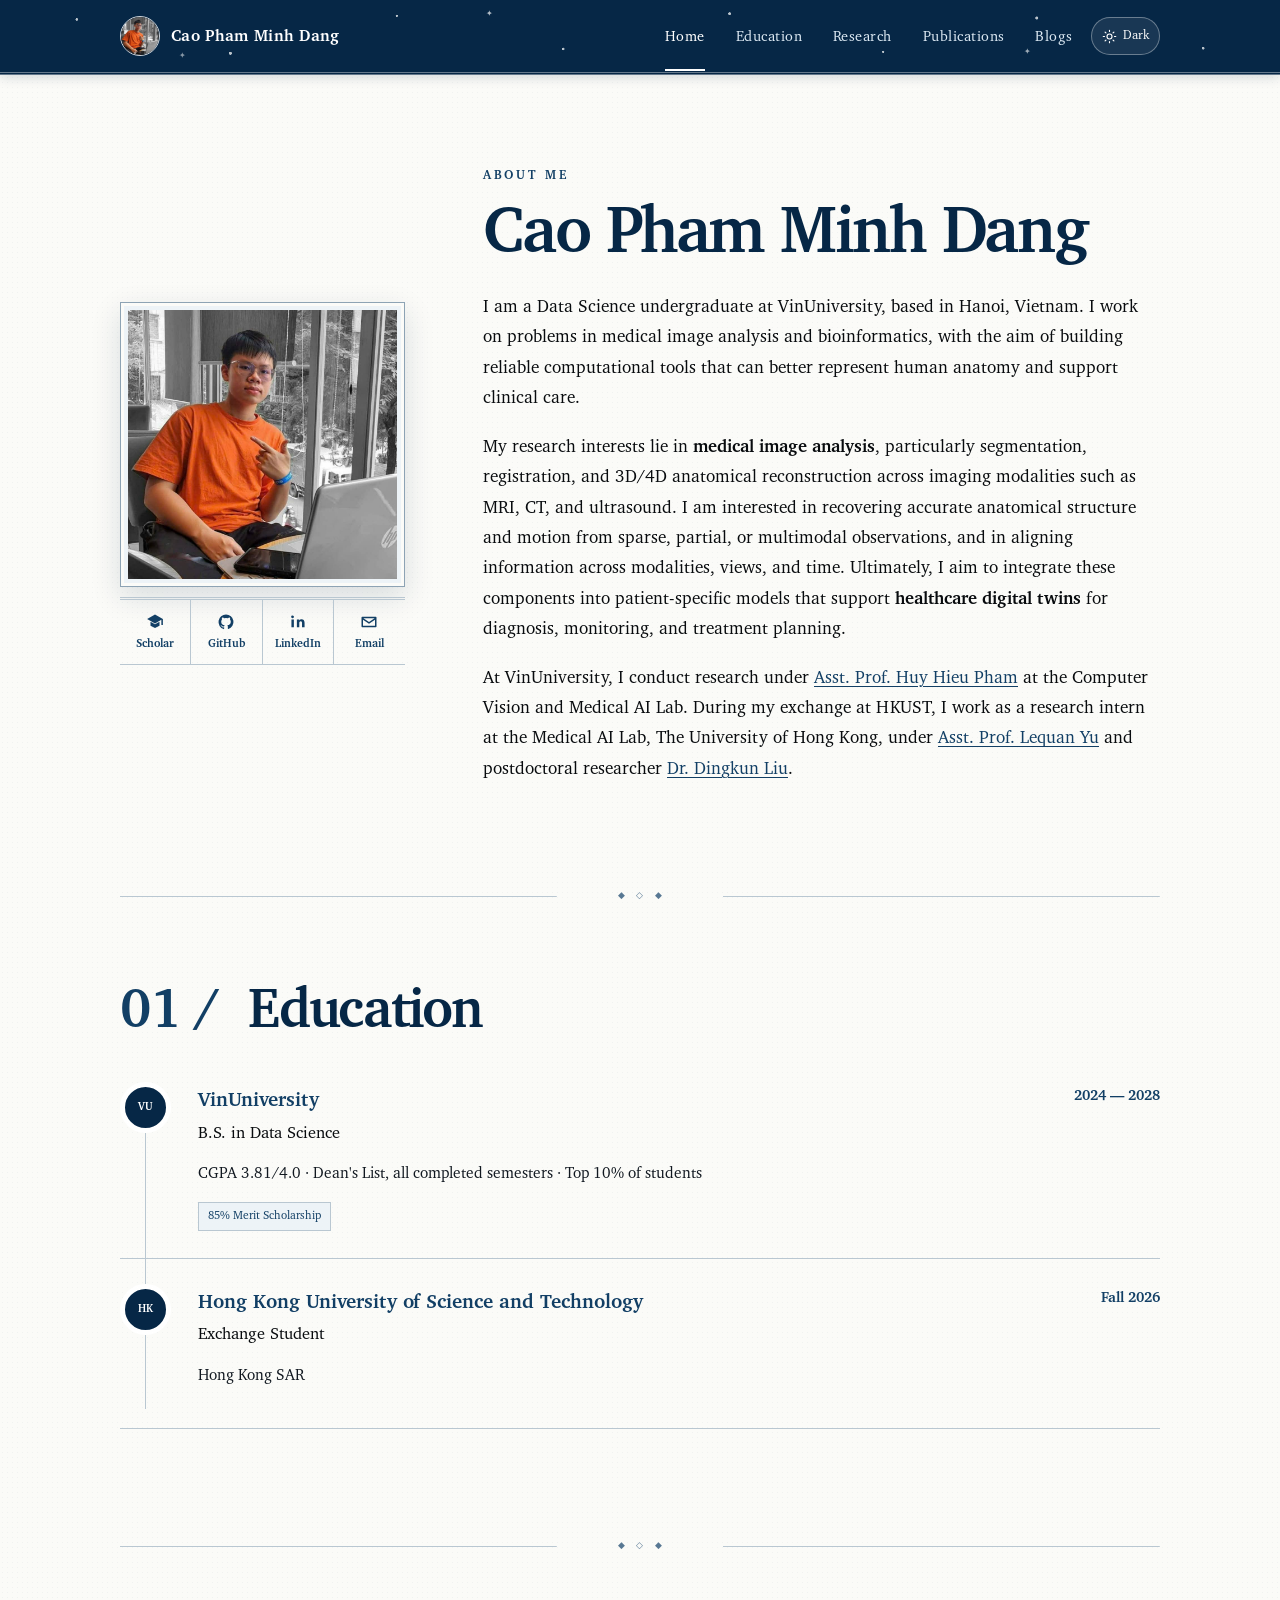
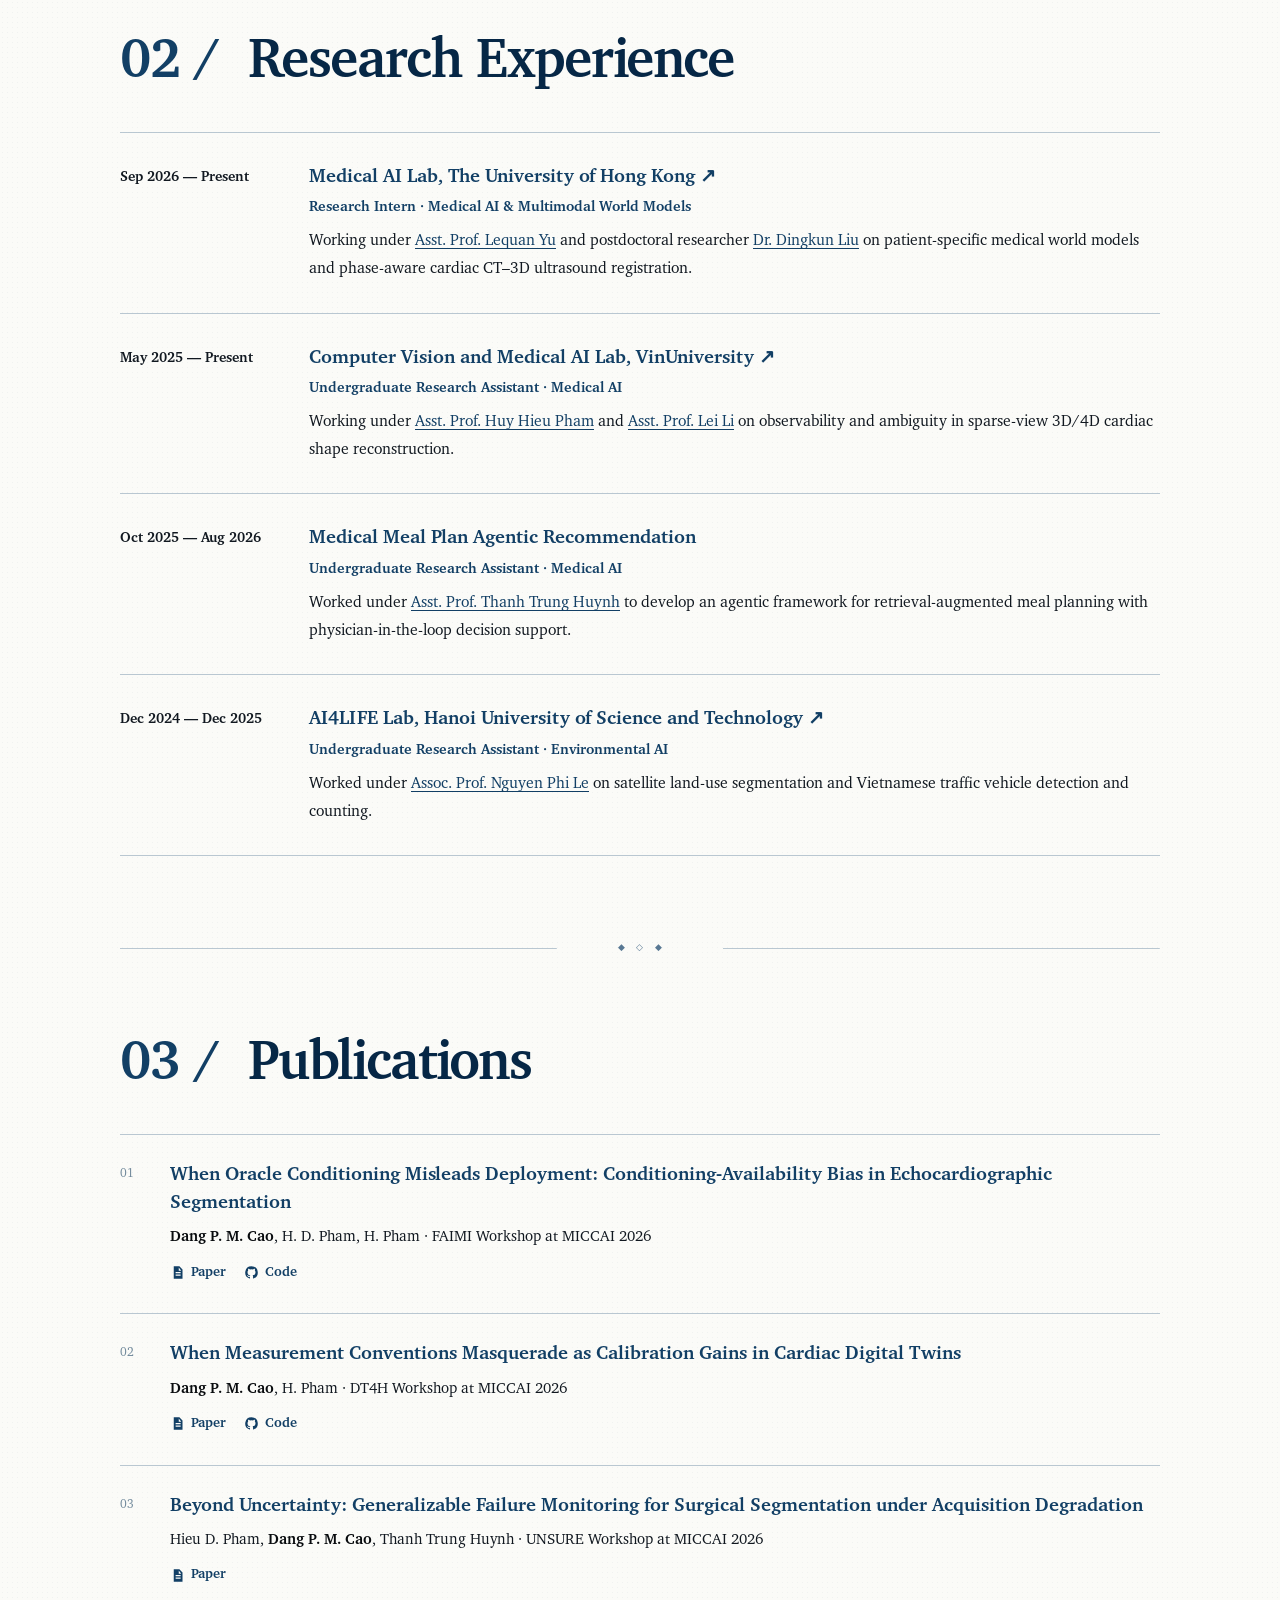
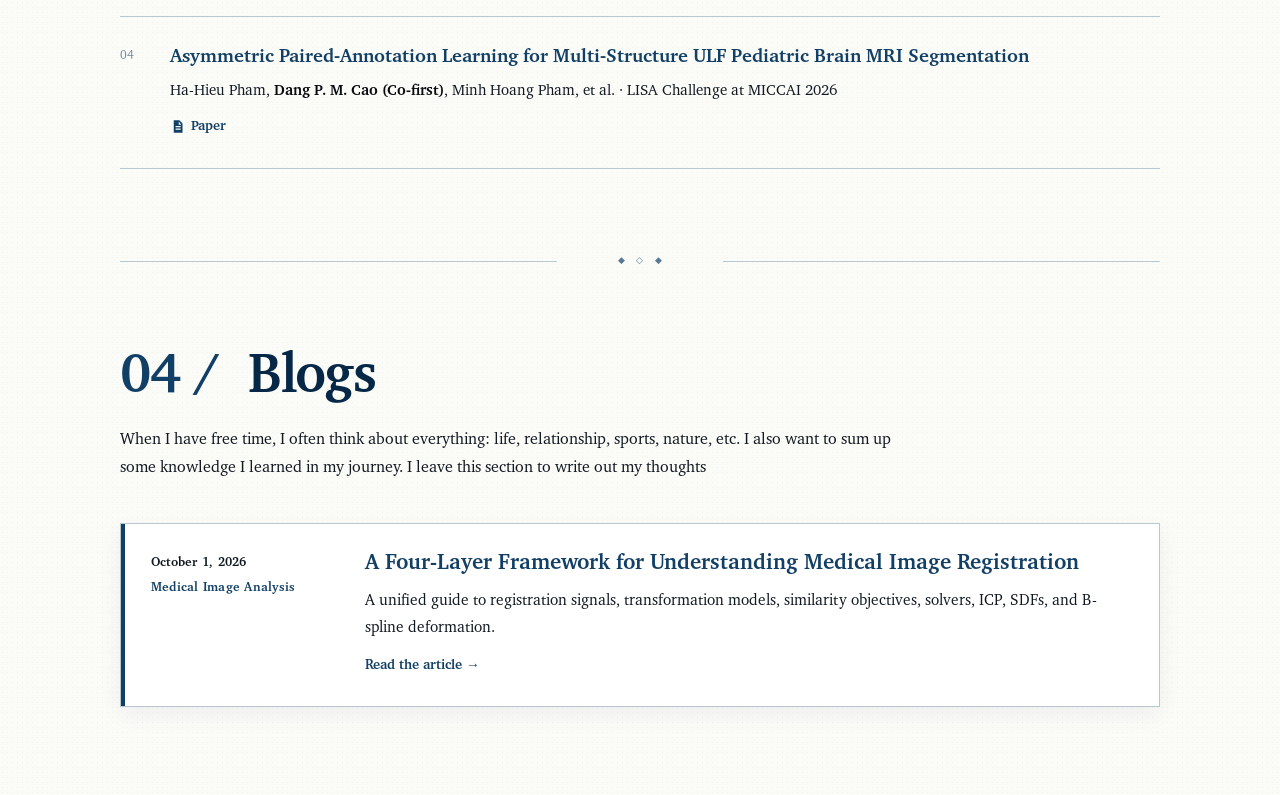
<file: index.html>
<!doctype html>
<html lang="en">
<head>
  <meta charset="utf-8">
  <meta name="viewport" content="width=device-width, initial-scale=1">
  <meta name="description" content="Personal website of Cao Pham Minh Dang, a data science student and medical AI researcher.">
  <title>Cao Pham Minh Dang</title>
  <link rel="icon" href="img/book-logo.svg" type="image/svg+xml">
  <link rel="preload" href="fonts/XCharter-Roman.woff" as="font" type="font/woff" crossorigin>
  <link rel="preload" href="fonts/XCharter-Bold.woff" as="font" type="font/woff" crossorigin>
  <link rel="stylesheet" href="styles.css">
</head>
<body>
  <header class="site-header">
    <nav class="nav shell" aria-label="Main navigation">
      <a class="identity" href="#home" aria-label="Cao Pham Minh Dang — home">
        <img src="img/FB_IMG_1734459189949.jpg" alt="Cao Pham Minh Dang" width="40" height="40">
        <span>Cao Pham Minh Dang</span>
      </a>
      <div class="nav-actions">
        <div class="nav-links" id="nav-links">
          <a class="active" href="#home">Home</a>
          <a href="#education">Education</a>
          <a href="#research">Research</a>
          <a href="#publications">Publications</a>
          <a href="#blogs">Blogs</a>
        </div>
        <button class="menu-button" type="button" aria-expanded="false" aria-controls="nav-links">
          <span></span><span></span><span></span><span class="sr-only">Open menu</span>
        </button>
        <button class="theme-toggle" type="button" aria-label="Switch to dark mode" aria-pressed="false">
          <svg class="sun-icon" viewBox="0 0 24 24" aria-hidden="true"><circle cx="12" cy="12" r="4"/><path d="M12 2v2M12 20v2M4.93 4.93l1.42 1.42M17.65 17.65l1.42 1.42M2 12h2M20 12h2M4.93 19.07l1.42-1.42M17.65 6.35l1.42-1.42"/></svg>
          <svg class="moon-icon" viewBox="0 0 24 24" aria-hidden="true"><path d="M20.5 14.2A8.5 8.5 0 0 1 9.8 3.5 8.5 8.5 0 1 0 20.5 14.2Z"/></svg>
          <span class="theme-label">Dark</span>
        </button>
      </div>
    </nav>
  </header>

  <main>
    <section class="hero shell" id="home">
      <div class="profile-column">
        <figure class="portrait">
          <img src="img/FB_IMG_1734459189949.jpg" alt="Portrait of Cao Pham Minh Dang" width="960" height="960">
        </figure>
        <div class="contact-links" aria-label="Contact links">
          <a href="https://scholar.google.com/citations?user=pt-eC-8AAAAJ&amp;hl=en" target="_blank" rel="noreferrer" aria-label="Google Scholar">
            <svg viewBox="0 0 24 24" aria-hidden="true"><path d="M12 2 1.5 8 12 14l8.5-4.86V16h2V8L12 2Zm-6 9.7V17l6 3 6-3v-5.3L12 15l-6-3.3Z"/></svg><span>Scholar</span>
          </a>
          <a href="https://github.com/minhdang050806" target="_blank" rel="noreferrer" aria-label="GitHub">
            <svg viewBox="0 0 24 24" aria-hidden="true"><path d="M12 2a10 10 0 0 0-3.16 19.49c.5.09.68-.22.68-.48v-1.87c-2.78.6-3.37-1.18-3.37-1.18-.45-1.16-1.11-1.47-1.11-1.47-.91-.62.07-.61.07-.61 1 .07 1.53 1.03 1.53 1.03.9 1.53 2.34 1.09 2.91.83.09-.65.35-1.09.64-1.34-2.22-.25-4.55-1.11-4.55-4.94 0-1.09.39-1.98 1.03-2.68-.1-.25-.45-1.27.1-2.64 0 0 .84-.27 2.75 1.02A9.58 9.58 0 0 1 12 6.82a9.6 9.6 0 0 1 2.5.34c1.91-1.29 2.75-1.02 2.75-1.02.55 1.37.2 2.39.1 2.64.64.7 1.03 1.59 1.03 2.68 0 3.84-2.34 4.68-4.57 4.93.36.31.68.92.68 1.86V21c0 .27.18.58.69.48A10 10 0 0 0 12 2Z"/></svg><span>GitHub</span>
          </a>
          <a href="https://www.linkedin.com/in/cphmdang/" target="_blank" rel="noreferrer" aria-label="LinkedIn">
            <svg viewBox="0 0 24 24" aria-hidden="true"><path d="M6.5 8.5H3.25V19H6.5V8.5ZM4.88 3.25A1.88 1.88 0 1 0 4.88 7a1.88 1.88 0 0 0 0-3.75ZM20.75 13c0-3.16-1.69-4.63-3.94-4.63a3.4 3.4 0 0 0-3.09 1.7V8.5H10.5V19h3.22v-5.2c0-1.37.26-2.7 1.96-2.7 1.68 0 1.7 1.57 1.7 2.79V19h3.37v-6Z"/></svg><span>LinkedIn</span>
          </a>
          <a href="mailto:24dang.cpm@vinuni.edu.vn" aria-label="Email">
            <svg viewBox="0 0 24 24" aria-hidden="true"><path d="M3 5h18a1 1 0 0 1 1 1v12a1 1 0 0 1-1 1H3a1 1 0 0 1-1-1V6a1 1 0 0 1 1-1Zm9 7 7.5-5h-15L12 12Zm0 2.4L4 9.07V17h16V9.07l-8 5.33Z"/></svg><span>Email</span>
          </a>
        </div>
      </div>
      <div class="hero-copy">
        <p class="eyebrow">ABOUT ME</p>
        <h1>Cao Pham Minh Dang</h1>
        <p>I am a Data Science undergraduate at VinUniversity, based in Hanoi, Vietnam. I work on problems in medical image analysis and bioinformatics, with the aim of building reliable computational tools that can better represent human anatomy and support clinical care.</p>
        <p>My research interests lie in <strong>medical image analysis</strong>, particularly segmentation, registration, and 3D/4D anatomical reconstruction across imaging modalities such as MRI, CT, and ultrasound. I am interested in recovering accurate anatomical structure and motion from sparse, partial, or multimodal observations, and in aligning information across modalities, views, and time. Ultimately, I aim to integrate these components into patient-specific models that support <strong>healthcare digital twins</strong> for diagnosis, monitoring, and treatment planning.</p>
        <p>At VinUniversity, I conduct research under <a class="text-link" href="https://vinuni.edu.vn/vi/people/ts-pham-huy-hieu/" target="_blank" rel="noreferrer">Asst. Prof. Huy Hieu Pham</a> at the Computer Vision and Medical AI Lab. During my exchange at HKUST, I work as a research intern at the Medical AI Lab, The University of Hong Kong, under <a class="text-link" href="https://yulequan.github.io/" target="_blank" rel="noreferrer">Asst. Prof. Lequan Yu</a> and postdoctoral researcher <a class="text-link" href="https://scholar.google.com/citations?user=PqeKHIAAAAAJ&amp;hl=zh-CN" target="_blank" rel="noreferrer">Dr. Dingkun Liu</a>.</p>
      </div>
    </section>

    <section class="section shell" id="education">
      <div class="section-heading">
        <h2><span>01 /</span> Education</h2>
      </div>
      <div class="timeline">
        <article class="timeline-item">
          <div class="timeline-marker">VU</div>
          <div class="timeline-content">
            <div class="timeline-top"><div><h3>VinUniversity</h3><p>B.S. in Data Science</p></div><time>2024 — 2028</time></div>
            <p class="detail">CGPA 3.81/4.0 · Dean's List, all completed semesters · Top 10% of students</p>
            <span class="tag">85% Merit Scholarship</span>
          </div>
        </article>
        <article class="timeline-item">
          <div class="timeline-marker">HK</div>
          <div class="timeline-content">
            <div class="timeline-top"><div><h3>Hong Kong University of Science and Technology</h3><p>Exchange Student</p></div><time>Fall 2026</time></div>
            <p class="detail">Hong Kong SAR</p>
          </div>
        </article>
      </div>
    </section>

    <section class="section shell" id="research">
      <div class="section-heading">
        <h2><span>02 /</span> Research Experience</h2>
      </div>
      <div class="experience-list">
        <article class="experience">
          <div class="experience-date">Sep 2026 — Present</div>
          <div class="experience-body">
            <h3><a href="https://hku-medai.github.io/" target="_blank" rel="noreferrer">Medical AI Lab, The University of Hong Kong ↗</a></h3>
            <p class="experience-role">Research Intern · Medical AI &amp; Multimodal World Models</p>
            <p>Working under <a class="text-link" href="https://yulequan.github.io/" target="_blank" rel="noreferrer">Asst. Prof. Lequan Yu</a> and postdoctoral researcher <a class="text-link" href="https://scholar.google.com/citations?user=PqeKHIAAAAAJ&amp;hl=zh-CN" target="_blank" rel="noreferrer">Dr. Dingkun Liu</a> on patient-specific medical world models and phase-aware cardiac CT–3D ultrasound registration.</p>
          </div>
        </article>
        <article class="experience">
          <div class="experience-date">May 2025 — Present</div>
          <div class="experience-body">
            <h3><a href="https://cvlab.vinuni.edu.vn/" target="_blank" rel="noreferrer">Computer Vision and Medical AI Lab, VinUniversity ↗</a></h3>
            <p class="experience-role">Undergraduate Research Assistant · Medical AI</p>
            <p>Working under <a class="text-link" href="https://vinuni.edu.vn/vi/people/ts-pham-huy-hieu/" target="_blank" rel="noreferrer">Asst. Prof. Huy Hieu Pham</a> and <a class="text-link" href="https://scholar.google.com/citations?hl=en&amp;user=--CYiuwAAAAJ" target="_blank" rel="noreferrer">Asst. Prof. Lei Li</a> on observability and ambiguity in sparse-view 3D/4D cardiac shape reconstruction.</p>
          </div>
        </article>
        <article class="experience">
          <div class="experience-date">Oct 2025 — Aug 2026</div>
          <div class="experience-body">
            <h3>Medical Meal Plan Agentic Recommendation</h3>
            <p class="experience-role">Undergraduate Research Assistant · Medical AI</p>
            <p>Worked under <a class="text-link" href="https://vinuni.edu.vn/people/huynh-thanh-trung/" target="_blank" rel="noreferrer">Asst. Prof. Thanh Trung Huynh</a> to develop an agentic framework for retrieval-augmented meal planning with physician-in-the-loop decision support.</p>
          </div>
        </article>
        <article class="experience">
          <div class="experience-date">Dec 2024 — Dec 2025</div>
          <div class="experience-body">
            <h3><a href="https://ai4life.hust.edu.vn/" target="_blank" rel="noreferrer">AI4LIFE Lab, Hanoi University of Science and Technology ↗</a></h3>
            <p class="experience-role">Undergraduate Research Assistant · Environmental AI</p>
            <p>Worked under <a class="text-link" href="https://soict.hust.edu.vn/pgs-ts-nguyen-phi-le.html" target="_blank" rel="noreferrer">Assoc. Prof. Nguyen Phi Le</a> on satellite land-use segmentation and Vietnamese traffic vehicle detection and counting.</p>
          </div>
        </article>
      </div>
    </section>

    <section class="section shell" id="publications">
      <div class="section-heading">
        <h2><span>03 /</span> Publications</h2>
      </div>
      <div class="publication-list">
        <article class="publication">
          <span class="pub-index">01</span>
          <div><h3>When Oracle Conditioning Misleads Deployment: Conditioning-Availability Bias in Echocardiographic Segmentation</h3><p><strong>Dang P. M. Cao</strong>, H. D. Pham, H. Pham · FAIMI Workshop at MICCAI 2026</p><div class="pub-links"><a href="https://arxiv.org/abs/2608.03342" target="_blank" rel="noreferrer"><svg viewBox="0 0 24 24" aria-hidden="true"><path d="M6 2h9l5 5v15H6V2Zm8 2v5h4l-4-5ZM9 13h8v-2H9v2Zm0 4h8v-2H9v2Z"/></svg><span>Paper</span></a><a href="https://github.com/minhdang050806/Oracle-Conditioning-Bias-in-Echocardiographic-Segmentation" target="_blank" rel="noreferrer"><svg viewBox="0 0 24 24" aria-hidden="true"><path d="M12 2a10 10 0 0 0-3.16 19.49c.5.09.68-.22.68-.48v-1.87c-2.78.6-3.37-1.18-3.37-1.18-.45-1.16-1.11-1.47-1.11-1.47-.91-.62.07-.61.07-.61 1 .07 1.53 1.03 1.53 1.03.9 1.53 2.34 1.09 2.91.83.09-.65.35-1.09.64-1.34-2.22-.25-4.55-1.11-4.55-4.94 0-1.09.39-1.98 1.03-2.68-.1-.25-.45-1.27.1-2.64 0 0 .84-.27 2.75 1.02A9.58 9.58 0 0 1 12 6.82a9.6 9.6 0 0 1 2.5.34c1.91-1.29 2.75-1.02 2.75-1.02.55 1.37.2 2.39.1 2.64.64.7 1.03 1.59 1.03 2.68 0 3.84-2.34 4.68-4.57 4.93.36.31.68.92.68 1.86V21c0 .27.18.58.69.48A10 10 0 0 0 12 2Z"/></svg><span>Code</span></a></div></div>
        </article>
        <article class="publication">
          <span class="pub-index">02</span>
          <div><h3>When Measurement Conventions Masquerade as Calibration Gains in Cardiac Digital Twins</h3><p><strong>Dang P. M. Cao</strong>, H. Pham · DT4H Workshop at MICCAI 2026</p><div class="pub-links"><a href="https://arxiv.org/abs/2608.01602" target="_blank" rel="noreferrer"><svg viewBox="0 0 24 24" aria-hidden="true"><path d="M6 2h9l5 5v15H6V2Zm8 2v5h4l-4-5ZM9 13h8v-2H9v2Zm0 4h8v-2H9v2Z"/></svg><span>Paper</span></a><a href="https://github.com/minhdang050806/Ejection-Fraction-Bias-in-Cardiac-Digital-Twin" target="_blank" rel="noreferrer"><svg viewBox="0 0 24 24" aria-hidden="true"><path d="M12 2a10 10 0 0 0-3.16 19.49c.5.09.68-.22.68-.48v-1.87c-2.78.6-3.37-1.18-3.37-1.18-.45-1.16-1.11-1.47-1.11-1.47-.91-.62.07-.61.07-.61 1 .07 1.53 1.03 1.53 1.03.9 1.53 2.34 1.09 2.91.83.09-.65.35-1.09.64-1.34-2.22-.25-4.55-1.11-4.55-4.94 0-1.09.39-1.98 1.03-2.68-.1-.25-.45-1.27.1-2.64 0 0 .84-.27 2.75 1.02A9.58 9.58 0 0 1 12 6.82a9.6 9.6 0 0 1 2.5.34c1.91-1.29 2.75-1.02 2.75-1.02.55 1.37.2 2.39.1 2.64.64.7 1.03 1.59 1.03 2.68 0 3.84-2.34 4.68-4.57 4.93.36.31.68.92.68 1.86V21c0 .27.18.58.69.48A10 10 0 0 0 12 2Z"/></svg><span>Code</span></a></div></div>
        </article>
        <article class="publication">
          <span class="pub-index">03</span>
          <div><h3>Beyond Uncertainty: Generalizable Failure Monitoring for Surgical Segmentation under Acquisition Degradation</h3><p>Hieu D. Pham, <strong>Dang P. M. Cao</strong>, Thanh Trung Huynh · UNSURE Workshop at MICCAI 2026</p><div class="pub-links"><a href="https://arxiv.org/pdf/2608.16748" target="_blank" rel="noreferrer"><svg viewBox="0 0 24 24" aria-hidden="true"><path d="M6 2h9l5 5v15H6V2Zm8 2v5h4l-4-5ZM9 13h8v-2H9v2Zm0 4h8v-2H9v2Z"/></svg><span>Paper</span></a></div></div>
        </article>
        <article class="publication">
          <span class="pub-index">04</span>
          <div><h3>Asymmetric Paired-Annotation Learning for Multi-Structure ULF Pediatric Brain MRI Segmentation</h3><p>Ha-Hieu Pham, <strong>Dang P. M. Cao (Co-first)</strong>, Minh Hoang Pham, et al. · LISA Challenge at MICCAI 2026</p><div class="pub-links"><a href="https://arxiv.org/pdf/2609.02210" target="_blank" rel="noreferrer"><svg viewBox="0 0 24 24" aria-hidden="true"><path d="M6 2h9l5 5v15H6V2Zm8 2v5h4l-4-5ZM9 13h8v-2H9v2Zm0 4h8v-2H9v2Z"/></svg><span>Paper</span></a></div></div>
        </article>
      </div>
    </section>

    <section class="section blogs shell" id="blogs">
      <div class="section-heading">
        <h2><span>04 /</span> Blogs</h2>
        <p class="blog-note">When I have free time, I often think about everything: life, relationship, sports, nature, etc. I also want to sum up some knowledge I learned in my journey. I leave this section to write out my thoughts</p>
      </div>
      <div class="posts" aria-label="Blog posts">
        <article class="blog-post-card">
          <div class="blog-post-meta">
            <time datetime="2026-10-01">October 1, 2026</time>
            <span>Medical Image Analysis</span>
          </div>
          <h3><a href="medical-image-registration.html">A Four-Layer Framework for Understanding Medical Image Registration</a></h3>
          <p>A unified guide to registration signals, transformation models, similarity objectives, solvers, ICP, SDFs, and B-spline deformation.</p>
          <a class="read-more" href="medical-image-registration.html">Read the article <span aria-hidden="true">→</span></a>
        </article>
      </div>
    </section>
  </main>
  <script src="script.js"></script>
</body>
</html>
</file>
<file: styles.css>
@font-face { font-family:"XCharter"; src:url("fonts/XCharter-Roman.woff") format("woff"); font-weight:400; font-style:normal; font-display:swap; }
@font-face { font-family:"XCharter"; src:url("fonts/XCharter-Italic.woff") format("woff"); font-weight:400; font-style:italic; font-display:swap; }
@font-face { font-family:"XCharter"; src:url("fonts/XCharter-Bold.woff") format("woff"); font-weight:700; font-style:normal; font-display:swap; }
@font-face { font-family:"XCharter"; src:url("fonts/XCharter-BoldItalic.woff") format("woff"); font-weight:700; font-style:italic; font-display:swap; }
:root { color-scheme:light; --page-width:1040px; --page-gutter:24px; --navy:#062746; --header:#062746; --heading:#062746; --blue:#123f65; --ink:#080b0e; --muted:#111820; --line:#b9c7d1; --soft:#edf3f7; --white:#fff; --paper:#fbfbf8; --accent:#587893; --grain:rgba(18,63,101,.045); }
:root[data-theme="dark"] { color-scheme:dark; --navy:#0b3457; --header:#041a2d; --heading:#9fd6ff; --blue:#75b9e8; --ink:#f1f5f8; --muted:#ccd7df; --line:#3b5264; --soft:#142736; --white:#0e1c27; --paper:#0b1721; --accent:#79b6dd; --grain:rgba(169,211,240,.035); }
* { box-sizing:border-box; }
html { scroll-padding-top:82px; scroll-behavior:smooth; }
body { margin:0; color:var(--ink); background-color:var(--paper); background-image:radial-gradient(var(--grain) .65px,transparent .65px); background-size:5px 5px; font-family:"XCharter","Charter","Bitstream Charter","Charis SIL",Georgia,serif; font-size:17px; line-height:1.76; font-weight:400; text-rendering:optimizeLegibility; font-kerning:normal; transition:color .25s ease,background-color .25s ease; }
a { color:inherit; text-decoration:none; }
.shell { width:calc(100% - var(--page-gutter) - var(--page-gutter)); max-width:var(--page-width); margin-inline:auto; }
.sr-only { position:absolute; width:1px; height:1px; padding:0; overflow:hidden; clip:rect(0,0,0,0); white-space:nowrap; border:0; }
.site-header { position:sticky; top:0; z-index:20; overflow:visible; background:var(--header); border-bottom:3px double rgba(255,255,255,.38); box-shadow:0 2px 12px rgba(6,39,70,.16); }
.site-header::before {
  content:"";
  position:absolute;
  inset:0;
  pointer-events:none;
  opacity:.72;
  background-image:
    radial-gradient(circle at 6% 27%,#fff 0 1px,transparent 1.6px),
    radial-gradient(circle at 18% 74%,#fff 0 1.2px,transparent 1.8px),
    radial-gradient(circle at 31% 22%,#fff 0 .8px,transparent 1.4px),
    radial-gradient(circle at 44% 68%,#fff 0 1px,transparent 1.6px),
    radial-gradient(circle at 57% 19%,#fff 0 1.1px,transparent 1.7px),
    radial-gradient(circle at 69% 72%,#fff 0 .8px,transparent 1.4px),
    radial-gradient(circle at 81% 25%,#fff 0 1.2px,transparent 1.8px),
    radial-gradient(circle at 94% 67%,#fff 0 1px,transparent 1.6px);
}
.site-header::after {
  content:"✦";
  position:absolute;
  top:7px;
  left:38%;
  pointer-events:none;
  color:rgba(255,255,255,.7);
  font-size:8px;
  text-shadow:42vw 38px 0 rgba(255,255,255,.62),-24vw 42px 0 rgba(255,255,255,.52);
}
.nav { height:72px; display:flex; align-items:center; justify-content:space-between; }
.nav { position:relative; z-index:1; }
.nav-actions { display:flex; align-items:center; justify-content:flex-end; gap:18px; margin-left:auto; }
.identity { display:flex; align-items:center; gap:11px; color:white; font-size:1rem; font-weight:bold; letter-spacing:.02em; white-space:nowrap; }
.identity img { width:40px; height:40px; object-fit:cover; object-position:50% 18%; border-radius:50%; border:1px solid rgba(255,255,255,.8); }
.nav-links { display:flex; align-items:center; gap:clamp(14px,2.4vw,32px); color:#dce9f3; font-size:.9rem; letter-spacing:.035em; }
.nav-links a { padding-block:23px 20px; border-bottom:2px solid transparent; }
.nav-links a:hover,.nav-links a.active { color:white; border-bottom-color:white; }
.theme-toggle { display:inline-flex; align-items:center; gap:6px; padding:7px 10px; color:white; background:rgba(255,255,255,.08); border:1px solid rgba(255,255,255,.35); border-radius:999px; font:inherit; font-size:.78rem; cursor:pointer; }
.theme-toggle:hover { background:rgba(255,255,255,.16); }
.theme-toggle:focus-visible { outline:2px solid white; outline-offset:3px; }
.theme-toggle svg { width:15px; height:15px; fill:none; stroke:currentColor; stroke-width:1.8; stroke-linecap:round; stroke-linejoin:round; }
.theme-toggle .moon-icon { display:none; fill:currentColor; stroke:none; }
:root[data-theme="dark"] .theme-toggle .sun-icon { display:none; }
:root[data-theme="dark"] .theme-toggle .moon-icon { display:block; }
.menu-button { display:none; border:0; background:transparent; padding:8px; }
.menu-button span:not(.sr-only) { display:block; width:23px; height:2px; margin:5px; background:white; }
.hero { min-height:620px; display:grid; grid-template-columns:285px 1fr; gap:78px; align-items:center; padding-block:90px; }
.profile-column { align-self:center; }
.portrait { width:285px; margin:0; overflow:hidden; background:var(--soft); border:1px solid #8da3b4; padding:7px; box-shadow:0 10px 28px rgba(6,39,70,.14),inset 0 0 0 3px var(--paper); }
.portrait img { width:100%; height:auto; aspect-ratio:1; display:block; object-fit:contain; }
.contact-links { display:grid; grid-template-columns:repeat(4,1fr); margin-top:10px; border-top:3px double var(--line); border-bottom:1px solid var(--line); }
.contact-links a { display:flex; min-width:0; padding:13px 4px 10px; flex-direction:column; align-items:center; gap:3px; color:var(--blue); border-right:1px solid var(--line); font-size:.7rem; font-weight:600; }
.contact-links a:last-child { border-right:0; }
.contact-links svg { width:18px; height:18px; fill:currentColor; }
.contact-links a:hover { color:var(--heading); background:var(--soft); }
.eyebrow { margin:0; color:var(--blue); font-size:.78rem; font-weight:bold; letter-spacing:.22em; }
h1 { margin:11px 0 25px; color:var(--heading); font-size:clamp(1.75rem,6vw,4rem); line-height:1.08; letter-spacing:-.035em; font-weight:700; white-space:nowrap; }
.hero-copy p:not(.eyebrow) { width:100%; margin:0 0 18px; color:var(--ink); font-size:1.08rem; }
.hero-copy strong { color:var(--ink); }
.text-link { color:var(--blue); text-decoration:underline; text-decoration-thickness:1px; text-underline-offset:3px; }
.section { position:relative; padding-block:88px; border-top:0; }
.section::before { content:"◆  ◇  ◆"; position:absolute; top:0; left:0; width:100%; display:flex; align-items:center; justify-content:center; color:var(--accent); font-size:.56rem; letter-spacing:.55em; line-height:1; text-indent:.55em; background:linear-gradient(var(--line),var(--line)) left center/42% 1px no-repeat,linear-gradient(var(--line),var(--line)) right center/42% 1px no-repeat; }
.section-heading { margin-bottom:42px; }
.section-heading h2 { margin:0; color:var(--heading); font-size:clamp(2.25rem,4.5vw,3.35rem); line-height:1.12; letter-spacing:-.025em; font-weight:700; }
.section-heading h2 span { display:inline-block; margin-right:.28em; color:var(--blue); font-size:1em; letter-spacing:-.025em; vertical-align:baseline; }
.timeline { position:relative; width:100%; }
.timeline::before { content:""; position:absolute; left:25px; top:14px; bottom:20px; width:1px; background:var(--line); }
.timeline-item { position:relative; display:grid; grid-template-columns:51px 1fr; gap:27px; margin-bottom:25px; border-bottom:1px solid var(--line); }
.timeline-marker { z-index:1; display:grid; place-items:center; width:51px; height:51px; border-radius:50%; background:var(--navy); color:white; border:5px solid white; font-size:.67rem; font-weight:bold; }
.timeline-content { padding:1px 0 27px; }
.timeline-top { display:flex; justify-content:space-between; gap:25px; }
.timeline h3 { margin:0; color:var(--blue); font-size:1.22rem; font-weight:700; }
.timeline p { margin:1px 0; font-size:1.02rem; }
.timeline time { flex:0 0 auto; color:var(--blue); font-size:.9rem; font-weight:bold; }
.timeline .detail { margin:12px 0; color:var(--muted); font-size:.96rem; }
.tag { display:inline-block; padding:3px 9px; color:var(--blue); background:var(--soft); border:1px solid var(--line); font-size:.72rem; }
.experience-list { border-top:1px solid var(--line); }
.experience { display:grid; grid-template-columns:155px minmax(0,1fr); gap:34px; padding:30px 0; border-bottom:1px solid var(--line); }
.experience-date { padding-top:2px; color:var(--muted); font-size:.88rem; font-weight:600; font-variant-numeric:tabular-nums; }
.experience-body h3 { margin:0 0 4px; color:var(--blue); font-size:1.18rem; line-height:1.45; font-weight:700; }
.experience-body h3 a { color:var(--blue); }
.experience-body p { margin:8px 0 0; color:var(--muted); font-size:.98rem; }
.experience-body .experience-role { margin-top:0; color:var(--blue); font-size:.9rem; font-weight:bold; }
.publication-list { border-top:1px solid var(--line); }
.publication { display:grid; grid-template-columns:32px minmax(0,1fr); align-items:start; gap:18px; padding:29px 0; border-bottom:1px solid var(--line); }
.pub-index { display:block; padding-top:1px; color:#71899b; font-size:.76rem; line-height:1.45; font-variant-numeric:tabular-nums; }
:root[data-theme="dark"] .pub-index { color:#aac6d9; }
.publication h3 { margin:-3px 0 8px; color:var(--blue); font-size:1.18rem; line-height:1.45; font-weight:700; }
.publication p { margin:0; color:var(--muted); font-size:.94rem; }
.publication p strong { color:var(--ink); }
.pub-links { display:flex; gap:18px; margin-top:10px; }
.pub-links a { display:inline-flex; align-items:center; gap:6px; color:var(--blue); font-size:.84rem; font-weight:bold; }
.pub-links svg { width:15px; height:15px; flex:none; fill:currentColor; }
.pub-links a:hover { text-decoration:underline; }
.blogs { min-height:420px; }
.posts { display:grid; gap:18px; min-height:150px; }
.blog-note { max-width:790px; margin:20px 0 0; color:var(--muted); font-size:1rem; line-height:1.75; }
.blog-post-card { position:relative; display:grid; grid-template-columns:180px minmax(0,1fr); column-gap:34px; padding:28px 30px; overflow:hidden; background:var(--white); border:1px solid var(--line); box-shadow:0 7px 22px rgba(6,39,70,.055); transition:border-color .2s ease,box-shadow .2s ease; }
.blog-post-card::before { content:""; position:absolute; inset:0 auto 0 0; width:4px; background:var(--blue); }
.blog-post-card:hover { border-color:var(--accent); box-shadow:0 10px 28px rgba(6,39,70,.1); }
.blog-post-meta { grid-row:1 / span 3; display:flex; flex-direction:column; gap:3px; color:var(--muted); font-size:.78rem; font-weight:600; letter-spacing:.02em; }
.blog-post-meta span { color:var(--blue); }
.blog-post-card h3 { margin:-4px 0 9px; color:var(--blue); font-size:1.34rem; line-height:1.4; }
.blog-post-card h3 a:hover { text-decoration:underline; text-decoration-thickness:1px; text-underline-offset:4px; }
.blog-post-card p { margin:0 0 13px; color:var(--muted); font-size:.96rem; }
.read-more { width:max-content; color:var(--blue); font-size:.85rem; font-weight:bold; }
.read-more:hover { text-decoration:underline; text-underline-offset:3px; }

/* Long-form articles */
.article-page { background-size:5px 5px; }
.article-shell { width:calc(100% - var(--page-gutter) - var(--page-gutter)); max-width:720px; margin-inline:auto; }
.article-layout { width:calc(100% - var(--page-gutter) - var(--page-gutter)); max-width:1260px; margin-inline:auto; display:grid; grid-template-columns:minmax(210px,250px) minmax(0,720px) minmax(210px,250px); gap:20px; align-items:start; }
.article-layout .article-shell { width:100%; }
.article-layout-spacer { min-width:0; }
.article-header { padding:74px 0 44px; border-bottom:3px double var(--line); }
.article-kicker { margin:0 0 13px; color:var(--blue); font-size:.78rem; font-weight:bold; letter-spacing:.18em; text-transform:uppercase; }
.article-header h1 { margin:0 0 22px; white-space:normal; font-size:clamp(2.35rem,6vw,4rem); line-height:1.07; }
.article-deck { max-width:680px; margin:0 0 24px; color:var(--muted); font-size:1.12rem; line-height:1.65; }
.article-byline { display:flex; flex-wrap:wrap; gap:7px 18px; color:var(--muted); font-size:.84rem; font-weight:600; }
.article-body { padding:45px 0 90px; font-size:calc(1.02rem + 1px); line-height:1.8; }
.article-introduction { margin:0 0 35px; padding:20px 22px; color:var(--ink); background:transparent; border-left:3px solid var(--blue); border-top:1px solid var(--line); border-bottom:1px solid var(--line); }
.article-introduction p:last-child { margin-bottom:0; }
.source-note { margin:0 0 35px; padding:18px 21px; background:var(--soft); border-left:3px solid var(--blue); color:var(--muted); font-size:.91rem; }
.source-note strong { color:var(--ink); }
.source-note a { color:var(--blue); text-decoration:underline; text-underline-offset:3px; }
.article-toc { margin:0 0 54px; padding:24px 27px; border:1px solid var(--line); }
.article-toc h2 { margin:0 0 10px; color:var(--heading); font-size:1rem; letter-spacing:.08em; text-transform:uppercase; }
.article-toc ol { margin:0; padding-left:21px; columns:2; column-gap:34px; }
.article-toc li { break-inside:avoid; padding:3px 0; color:var(--blue); font-size:.9rem; }
.article-toc a:hover { text-decoration:underline; }
.article-toc-sticky { position:sticky; top:92px; max-height:calc(100vh - 112px); margin:45px 0 0; padding:20px 12px 20px 18px; overflow-y:auto; scrollbar-width:thin; scrollbar-color:var(--line) transparent; }
.article-toc-sticky ol { columns:1; padding-left:0; list-style:none; counter-reset:article-toc; }
.article-toc-sticky li { position:relative; padding:0; font-size:.82rem; line-height:1.42; counter-increment:article-toc; }
.article-toc-sticky a { display:grid; grid-template-columns:2.1em minmax(0,1fr); gap:6px; padding:6px 7px; border-left:2px solid transparent; color:var(--muted); transition:color .18s ease,background-color .18s ease,border-color .18s ease; }
.article-toc-sticky a::before { content:counter(article-toc,decimal-leading-zero); color:var(--accent); font-variant-numeric:tabular-nums; }
.article-toc-sticky a:hover { color:var(--blue); background:var(--soft); text-decoration:none; }
.article-toc-sticky a.active { color:var(--heading); background:var(--soft); border-left-color:var(--blue); font-weight:700; }
.article-body > section { margin-top:68px; padding-top:4px; scroll-margin-top:94px; }
.article-body > section + section { padding-top:62px; border-top:1px solid var(--line); }
.article-body h2 { margin:0 0 22px; color:var(--heading); font-size:clamp(1.85rem,5vw,2.65rem); line-height:1.18; letter-spacing:-.02em; }
.article-body h2 .section-number { display:block; margin-bottom:7px; color:var(--accent); font-size:.72rem; letter-spacing:.17em; }
.article-body h3 { margin:38px 0 12px; color:var(--blue); font-size:1.3rem; line-height:1.35; }
.article-body h4 { margin:28px 0 8px; color:var(--ink); font-size:1.03rem; }
.article-body p { margin:0 0 17px; }
.article-body ul,.article-body ol { margin:0 0 20px; padding-left:24px; }
.article-body li { margin-bottom:7px; }
.article-body code { padding:1px 5px; background:var(--soft); border:1px solid var(--line); font-family:Consolas,monospace; font-size:.82em; }
.math-block { margin:22px 0; padding:12px 20px; overflow-x:auto; background:transparent; border:0; border-left:3px solid var(--accent); font-size:1.02rem; }
.math-block p:last-child { margin-bottom:0; }
.math-block mjx-container,
.math-block mjx-container[display="true"],
.math-block mjx-container * { background-color:transparent !important; background-image:none !important; }
.registration-flow { display:grid; justify-items:center; gap:8px; margin:27px 0; }
.registration-flow > div { width:min(100%,620px); padding:13px 18px; background:transparent; border:1px solid var(--blue); text-align:center; }
.registration-flow strong,.registration-flow div span { display:block; }
.registration-flow div span { margin-top:2px; color:var(--muted); font-size:.9rem; }
.registration-flow > span { color:var(--blue); font-size:1.25rem; line-height:1; }
.transform-tree { margin:28px 0; color:var(--ink); text-align:center; }
.tree-root { width:max-content; max-width:100%; margin:0 auto 23px; padding:11px 20px; border:1px solid var(--blue); font-weight:bold; }
.tree-branches { position:relative; display:grid; grid-template-columns:repeat(2,minmax(0,1fr)); gap:22px; }
.tree-branches::before { content:""; position:absolute; top:-23px; left:25%; right:25%; height:23px; border-top:1px solid var(--accent); border-left:1px solid var(--accent); border-right:1px solid var(--accent); }
.tree-branch { padding:14px; border:1px solid var(--line); }
.tree-branch strong,.tree-branch span { display:block; }
.tree-branch strong { margin-bottom:9px; color:var(--blue); }
.tree-branch span { padding:5px 3px; border-top:1px solid var(--line); font-size:.9rem; }
.equation-caption { margin-top:-10px; color:var(--muted); font-size:.82rem; text-align:center; }
.definition { margin:25px 0; padding:22px 24px; background:var(--soft); border-top:3px double var(--line); border-bottom:1px solid var(--line); }
.definition strong { color:var(--heading); }
.article-table-wrap { margin:24px 0; overflow-x:auto; }
.article-table { width:100%; border-collapse:collapse; font-size:.9rem; }
.article-table th,.article-table td { padding:12px 13px; border:1px solid var(--line); text-align:left; vertical-align:top; }
.article-table th { color:var(--heading); background:var(--soft); }
.article-table td:first-child { color:var(--blue); font-weight:bold; white-space:nowrap; }
.article-callout { margin:28px 0; padding:19px 21px; border:1px solid var(--line); border-radius:2px; box-shadow:inset 4px 0 0 var(--blue); }
.article-callout p:last-child { margin-bottom:0; }
.concept-grid { display:grid; grid-template-columns:repeat(2,minmax(0,1fr)); gap:12px; margin:24px 0 29px; }
.concept-card { padding:17px 18px; background:var(--soft); border:1px solid var(--line); }
.concept-card h4 { margin:0 0 5px; color:var(--blue); font-size:.96rem; }
.concept-card p { margin:0; color:var(--muted); font-size:.88rem; line-height:1.58; }
.references { padding-top:32px; border-top:3px double var(--line); }
.references ol { color:var(--muted); font-size:.91rem; }
.back-home { display:inline-flex; align-items:center; gap:8px; margin-top:26px; color:var(--blue); font-weight:bold; font-size:.9rem; }
.back-home:hover { text-decoration:underline; text-underline-offset:3px; }
.article-footer { padding:26px var(--page-gutter); color:var(--muted); border-top:1px solid var(--line); text-align:center; font-size:.78rem; }
.MathJax { color:var(--ink) !important; background:transparent !important; }

/* Scroll reveal: classes are added by JavaScript so content stays visible without it. */
/* No will-change / translate3d: those keep text on a GPU layer, which disables
   subpixel antialiasing and makes the text look blurry. Once revealed, the
   transform is removed entirely so text renders crisply on the normal layer. */
.scroll-reveal {
  opacity:0;
  transform:translateY(24px);
  transition:opacity .6s ease,transform .6s cubic-bezier(.22,1,.36,1);
  transition-delay:var(--reveal-delay,0ms);
}
.scroll-reveal.revealed {
  opacity:1;
  transform:none;
}
@media (max-width:760px) {
  :root { --page-gutter:16px; }
  html { scroll-padding-top:70px; }
  body { font-size:16px; line-height:1.68; }
  .nav { height:64px; }
  .nav-actions { gap:8px; }
  .identity span { display:none; }
  .identity img { width:38px; height:38px; }
  .menu-button { display:block; }
  .menu-button { order:1; }
  .theme-toggle { order:2; width:38px; height:38px; padding:0; justify-content:center; }
  .theme-toggle svg { width:17px; height:17px; }
  .theme-label { position:absolute; width:1px; height:1px; overflow:hidden; clip:rect(0,0,0,0); white-space:nowrap; }
  .nav-links { position:absolute; inset:64px 0 auto; display:none; padding:12px var(--page-gutter) 18px; flex-direction:column; align-items:flex-start; gap:0; background:var(--header); border-top:1px solid rgba(255,255,255,.15); box-shadow:0 8px 18px rgba(0,0,0,.18); }
  .nav-links.open { display:flex; }
  .nav-links a { width:100%; padding:11px 0; border-bottom:1px solid rgba(255,255,255,.1); }
  .hero { min-height:0; grid-template-columns:1fr; gap:34px; padding-block:42px 64px; }
  h1 { margin-block:8px 20px; font-size:clamp(1.7rem,8.7vw,2.7rem); }
  .hero-copy p:not(.eyebrow) { font-size:1rem; }
  .profile-column { width:min(250px,100%); margin-inline:auto; }
  .portrait { width:100%; }
  .contact-links a { padding-block:11px 9px; font-size:.66rem; }
  .section { padding-block:60px; }
  .section-heading { margin-bottom:30px; }
  .section-heading h2 { font-size:clamp(2rem,10vw,2.7rem); }
  .timeline-item { grid-template-columns:44px minmax(0,1fr); gap:14px; }
  .timeline::before { left:21px; }
  .timeline-marker { width:44px; height:44px; border-width:4px; }
  .timeline-top { flex-direction:column; gap:4px; }
  .timeline h3 { font-size:1.1rem; line-height:1.4; }
  .experience { grid-template-columns:1fr; gap:8px; }
  .experience-date { padding-top:0; }
  .publication { grid-template-columns:30px 1fr; gap:12px; }
  .publication h3 { font-size:1.08rem; }
  .pub-links { flex-wrap:wrap; }
  .blogs { min-height:330px; }
  .blog-post-card { grid-template-columns:1fr; gap:8px; padding:23px 21px 24px 25px; }
  .blog-post-meta { grid-row:auto; flex-direction:row; flex-wrap:wrap; gap:6px 14px; }
  .article-header { padding-top:52px; }
  .article-header h1 { font-size:clamp(2.15rem,11vw,3.25rem); }
  .article-deck { font-size:1.04rem; }
  .article-body { padding-top:34px; }
  .article-body > section { margin-top:52px; }
  .article-toc ol { columns:1; }
  .math-block { margin-inline:calc(-1 * var(--page-gutter)); padding-inline:var(--page-gutter); border-right:0; border-left-width:3px; }
  .article-table { font-size:.82rem; }
  .concept-grid { grid-template-columns:1fr; }
  .tree-branches { grid-template-columns:1fr; }
  .tree-branches::before { display:none; }
}
@media (min-width:901px) and (max-width:1180px) {
  .article-layout { max-width:960px; grid-template-columns:minmax(190px,212px) minmax(0,720px); gap:28px; }
  .article-layout-spacer { display:none; }
}
@media (max-width:900px) {
  .article-layout { max-width:720px; grid-template-columns:minmax(0,1fr); gap:0; }
  .article-layout .article-shell { width:100%; }
  .article-toc-sticky { position:static; max-height:none; margin:36px 0 0; overflow:visible; }
  .article-toc-sticky ol { columns:2; }
  .article-toc-sticky a { display:block; padding:4px 7px; }
  .article-toc-sticky a::before { margin-right:8px; }
  .article-layout-spacer { display:none; }
}
@media (max-width:760px) {
  .article-layout { width:calc(100% - var(--page-gutter) - var(--page-gutter)); }
  .article-toc-sticky ol { columns:1; }
}
@media (max-width:380px) {
  :root { --page-gutter:13px; }
  .section-heading h2 { font-size:1.85rem; }
  .section-heading h2 span { margin-right:.18em; }
}
@media (prefers-reduced-motion:reduce) {
  html { scroll-behavior:auto; }
  body { transition:none; }
  .scroll-reveal {
    opacity:1;
    transform:none;
    transition:none;
  }
}
</file>
